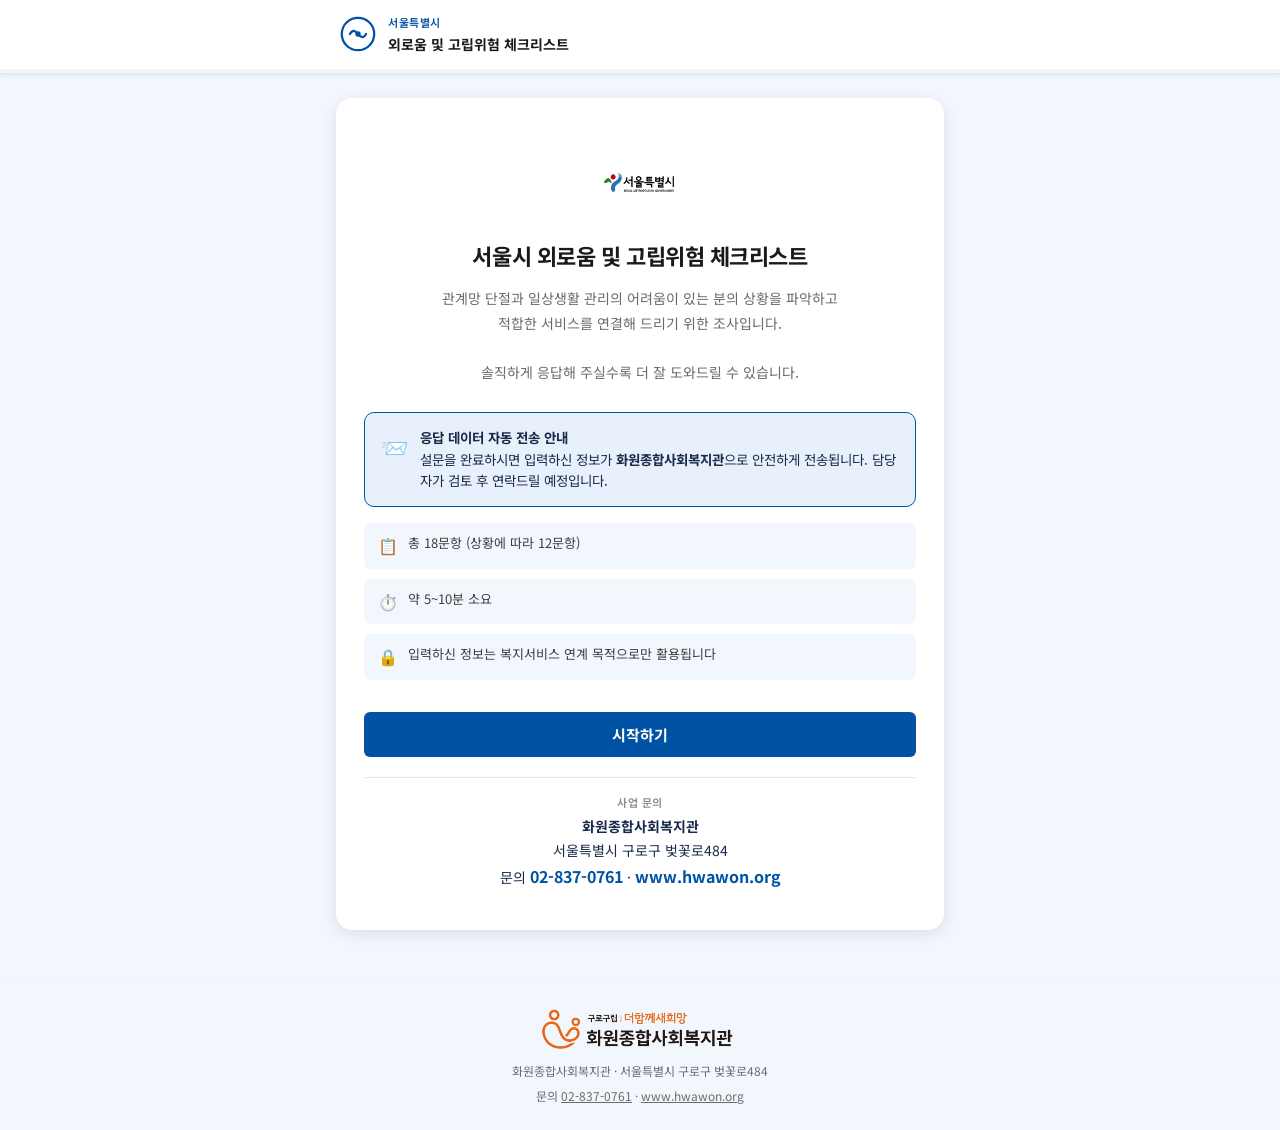
<file: index.html>
<!DOCTYPE html>
<html lang="ko">
<head>
  <meta charset="UTF-8" />
  <meta name="viewport" content="width=device-width, initial-scale=1.0" />
  <title>서울시 외로움 및 고립위험 체크리스트</title>
  <link rel="preconnect" href="https://fonts.googleapis.com" />
  <link href="https://fonts.googleapis.com/css2?family=Noto+Sans+KR:wght@400;500;600;700&display=swap" rel="stylesheet" />
<style>
/* ==========================================
   서울시 외로움·고립위험 체크리스트 스타일
   서울시 공식 블루 기반 디자인
   ========================================== */

*, *::before, *::after { box-sizing: border-box; margin: 0; padding: 0; }

:root {
  --blue-700: #003A8C;
  --blue-600: #0052A4;
  --blue-500: #1A6FBF;
  --blue-100: #E8F0F9;
  --blue-50:  #F2F7FD;
  --red-600:  #C0392B;
  --red-100:  #FDECEA;
  --orange-500: #E67E22;
  --orange-100: #FEF3E2;
  --green-600: #1E7E34;
  --green-100: #E8F5E9;
  --gray-900: #1A1A1A;
  --gray-700: #3D3D3D;
  --gray-500: #6B6B6B;
  --gray-300: #C8C8C8;
  --gray-100: #F4F4F4;
  --white: #FFFFFF;
  --radius-sm: 6px;
  --radius-md: 12px;
  --radius-lg: 16px;
  --shadow-sm: 0 1px 4px rgba(0,0,0,0.08);
  --shadow-md: 0 4px 16px rgba(0,0,0,0.10);
  --shadow-lg: 0 8px 32px rgba(0,0,0,0.12);
  --font: 'Noto Sans KR', sans-serif;
}

html { font-size: 16px; scroll-behavior: smooth; }
body {
  font-family: var(--font);
  background: var(--blue-50);
  color: var(--gray-900);
  min-height: 100vh;
  line-height: 1.6;
}

/* ── 헤더 ── */
.site-header {
  background: var(--white);
  border-bottom: 1px solid #E0E8F3;
  position: sticky;
  top: 0;
  z-index: 100;
  box-shadow: var(--shadow-sm);
}
.header-inner {
  display: flex;
  align-items: center;
  gap: 12px;
  padding: 14px 20px;
  max-width: 640px;
  margin: 0 auto;
}
.logo-icon { width: 36px; height: 36px; flex-shrink: 0; }
.header-text { display: flex; flex-direction: column; gap: 1px; }
.header-org { font-size: 11px; color: var(--blue-600); font-weight: 600; letter-spacing: 0.05em; }
.header-title { font-size: 14px; font-weight: 700; color: var(--gray-900); }

/* 진행바 */
.progress-bar-wrap {
  height: 4px;
  background: var(--gray-100);
}
.progress-bar {
  height: 100%;
  background: var(--blue-600);
  transition: width 0.4s ease;
  width: 0%;
}

/* ── 메인 ── */
.main-content {
  max-width: 640px;
  margin: 0 auto;
  padding: 24px 16px 48px;
}

/* 스텝 전환 */
.step { display: none; }
.step.active { display: block; animation: fadeUp 0.3s ease; }
@keyframes fadeUp {
  from { opacity: 0; transform: translateY(12px); }
  to   { opacity: 1; transform: translateY(0); }
}

/* ── 카드 ── */
.card {
  background: var(--white);
  border-radius: var(--radius-lg);
  box-shadow: var(--shadow-md);
  padding: 28px 24px;
}
@media (max-width: 480px) { .card { padding: 20px 16px; } }

/* ── 인트로 카드 ── */
.intro-card { text-align: center; padding: 40px 28px; }
.intro-badge {
  display: inline-block;
  background: var(--blue-100);
  color: var(--blue-600);
  font-size: 12px;
  font-weight: 600;
  padding: 4px 12px;
  border-radius: 20px;
  margin-bottom: 16px;
  letter-spacing: 0.04em;
}
.intro-title {
  font-size: 24px;
  font-weight: 700;
  color: var(--gray-900);
  line-height: 1.35;
  margin-bottom: 16px;
}
.intro-desc {
  font-size: 14px;
  color: var(--gray-500);
  line-height: 1.75;
  margin-bottom: 28px;
  text-align: left;
}
.intro-info-list {
  display: flex;
  flex-direction: column;
  gap: 10px;
  margin-bottom: 32px;
  text-align: left;
}
.intro-info-item {
  display: flex;
  align-items: flex-start;
  gap: 10px;
  font-size: 13px;
  color: var(--gray-700);
  background: var(--blue-50);
  border-radius: var(--radius-sm);
  padding: 10px 14px;
}
.info-icon { font-size: 16px; flex-shrink: 0; }

/* ── 스텝 헤더 ── */
.step-label {
  font-size: 11px;
  font-weight: 700;
  letter-spacing: 0.08em;
  color: var(--blue-600);
  text-transform: uppercase;
  margin-bottom: 6px;
}
.step-title {
  font-size: 20px;
  font-weight: 700;
  color: var(--gray-900);
  margin-bottom: 8px;
  line-height: 1.3;
}
.step-desc {
  font-size: 13px;
  color: var(--gray-500);
  margin-bottom: 24px;
  line-height: 1.6;
}

/* ── 폼 공통 ── */
.form-grid {
  display: grid;
  grid-template-columns: 1fr 1fr;
  gap: 16px;
  margin-bottom: 24px;
}
@media (max-width: 480px) { .form-grid { grid-template-columns: 1fr; } }
.form-full { grid-column: 1 / -1; }
.form-group { display: flex; flex-direction: column; gap: 6px; }
.form-label {
  font-size: 13px;
  font-weight: 600;
  color: var(--gray-700);
}
.form-hint { font-size: 12px; font-weight: 400; color: var(--gray-500); margin-left: 2px; }
.form-label.required::after {
  content: ' *';
  color: var(--red-600);
}
.form-input, .form-select {
  width: 100%;
  padding: 10px 12px;
  border: 1.5px solid var(--gray-300);
  border-radius: var(--radius-sm);
  font-size: 14px;
  font-family: var(--font);
  color: var(--gray-900);
  background: var(--white);
  transition: border-color 0.2s;
  outline: none;
}
.form-input:focus, .form-select:focus { border-color: var(--blue-600); }
.form-input.error, .form-select.error { border-color: var(--red-600); }

/* ── 라디오 / 체크박스 ── */
.radio-group, .checkbox-group {
  display: flex;
  flex-wrap: wrap;
  gap: 8px;
}
.flex-wrap { flex-wrap: wrap; }
.radio-label, .checkbox-label {
  display: flex;
  align-items: center;
  gap: 6px;
  font-size: 14px;
  cursor: pointer;
  padding: 8px 14px;
  border: 1.5px solid var(--gray-300);
  border-radius: var(--radius-sm);
  transition: all 0.15s;
  background: var(--white);
}
.radio-label:hover, .checkbox-label:hover { border-color: var(--blue-500); background: var(--blue-50); }
.radio-label input, .checkbox-label input { accent-color: var(--blue-600); }

/* ── 섹션 소제목 ── */
.section-sub-title {
  font-size: 13px;
  font-weight: 700;
  color: var(--blue-700);
  border-left: 3px solid var(--blue-600);
  padding-left: 10px;
  margin-bottom: 12px;
  display: flex;
  align-items: center;
  gap: 8px;
  flex-wrap: wrap;
}
.sub-note {
  font-size: 11px;
  font-weight: 400;
  color: var(--gray-500);
}
.mt-md { margin-top: 24px; }

/* ── 문항 ── */
.question-list { display: flex; flex-direction: column; gap: 12px; margin-bottom: 24px; }
.question-item {
  border: 1.5px solid var(--gray-100);
  border-radius: var(--radius-md);
  padding: 16px;
  background: var(--gray-100);
  transition: border-color 0.2s;
}
.question-item.answered { border-color: var(--blue-100); background: var(--blue-50); }
.question-item.urgent { border-color: #FCBFBC; background: var(--red-100); }
.question-item.urgent.answered { border-color: var(--red-600); }
.q-text {
  font-size: 14px;
  color: var(--gray-900);
  font-weight: 500;
  margin-bottom: 12px;
  line-height: 1.55;
}
.q-num {
  display: inline-block;
  background: var(--blue-600);
  color: var(--white);
  font-size: 11px;
  font-weight: 700;
  padding: 2px 7px;
  border-radius: 4px;
  margin-right: 6px;
  vertical-align: middle;
}
.q-tag {
  display: inline-block;
  background: var(--blue-100);
  color: var(--blue-700);
  font-size: 11px;
  font-weight: 600;
  padding: 2px 7px;
  border-radius: 4px;
  margin-right: 4px;
  vertical-align: middle;
}
.q-sub {
  display: block;
  font-size: 12px;
  color: var(--gray-500);
  margin-top: 4px;
}
.urgent-mark {
  display: inline-block;
  background: var(--red-600);
  color: var(--white);
  font-size: 10px;
  font-weight: 700;
  padding: 2px 7px;
  border-radius: 4px;
  margin-left: 8px;
  vertical-align: middle;
}

/* 점수형 선택 */
.scale-group {
  display: flex;
  flex-direction: column;
  gap: 6px;
}
@media (min-width: 480px) { .scale-group { flex-direction: row; flex-wrap: wrap; gap: 8px; } }
.scale-label {
  display: flex;
  align-items: center;
  gap: 8px;
  cursor: pointer;
  padding: 8px 14px;
  border: 1.5px solid var(--gray-300);
  border-radius: var(--radius-sm);
  font-size: 13px;
  background: var(--white);
  transition: all 0.15s;
  flex: 1;
  min-width: 130px;
}
.scale-label:hover { border-color: var(--blue-500); background: var(--white); }
.scale-label input:checked + span { color: var(--blue-700); font-weight: 600; }
.scale-label:has(input:checked) { border-color: var(--blue-600); background: var(--blue-50); }
.scale-label input { accent-color: var(--blue-600); flex-shrink: 0; }

/* 그렇다/아니다 */
.yn-group { display: flex; gap: 8px; }
.yn-label {
  display: flex;
  align-items: center;
  gap: 8px;
  cursor: pointer;
  padding: 10px 20px;
  border: 1.5px solid var(--gray-300);
  border-radius: var(--radius-sm);
  font-size: 14px;
  font-weight: 600;
  background: var(--white);
  transition: all 0.15s;
  flex: 1;
  justify-content: center;
}
.yn-label.yes:has(input:checked) { border-color: var(--blue-600); background: var(--blue-100); color: var(--blue-700); }
.yn-label.no:has(input:checked)  { border-color: var(--orange-500); background: var(--orange-100); color: #7D4E1A; }
.yn-label input { accent-color: var(--blue-600); }

/* ── 안내 박스 ── */
.notice-box {
  background: var(--blue-50);
  border: 1.5px solid var(--blue-100);
  border-left: 4px solid var(--blue-600);
  border-radius: var(--radius-sm);
  padding: 12px 16px;
  font-size: 13px;
  color: var(--blue-700);
  margin-bottom: 16px;
  line-height: 1.6;
}

/* ── 개인정보 동의 ── */
.consent-block {
  border: 1.5px solid var(--gray-100);
  border-radius: var(--radius-md);
  padding: 16px;
  margin-bottom: 12px;
  background: var(--gray-100);
}
.consent-title {
  font-size: 13px;
  font-weight: 700;
  color: var(--blue-700);
  margin-bottom: 8px;
}
.consent-detail {
  font-size: 12px;
  color: var(--gray-700);
  line-height: 1.75;
  margin-bottom: 12px;
}
.consent-note { color: var(--gray-500); }
.consent-check-row {
  display: flex;
  gap: 10px;
  flex-wrap: wrap;
}
.consent-check-label {
  display: flex;
  align-items: center;
  gap: 6px;
  cursor: pointer;
  font-size: 13px;
  font-weight: 600;
  padding: 7px 16px;
  border: 1.5px solid var(--gray-300);
  border-radius: var(--radius-sm);
  background: var(--white);
  transition: all 0.15s;
}
.consent-check-label:has(input:checked) { border-color: var(--blue-600); background: var(--blue-50); color: var(--blue-700); }
.consent-check-label input { accent-color: var(--blue-600); }

.consent-final {
  background: var(--blue-50);
  border: 1.5px solid var(--blue-100);
  border-radius: var(--radius-md);
  padding: 16px;
  margin-top: 16px;
  margin-bottom: 24px;
}
.consent-final-label {
  display: flex;
  align-items: flex-start;
  gap: 10px;
  cursor: pointer;
  font-size: 13px;
  color: var(--gray-700);
  line-height: 1.65;
}
.consent-final-label input { accent-color: var(--blue-600); margin-top: 3px; flex-shrink: 0; }
.consent-final-label small { font-size: 11px; color: var(--gray-500); display: block; margin-top: 4px; }

/* ── 버튼 ── */
.btn-row {
  display: flex;
  gap: 10px;
  justify-content: flex-end;
  margin-top: 8px;
}
.btn-primary, .btn-secondary {
  padding: 12px 28px;
  border-radius: var(--radius-sm);
  font-size: 15px;
  font-weight: 700;
  font-family: var(--font);
  cursor: pointer;
  border: none;
  transition: all 0.18s;
}
.btn-primary {
  background: var(--blue-600);
  color: var(--white);
}
.btn-primary:hover { background: var(--blue-700); transform: translateY(-1px); box-shadow: var(--shadow-sm); }
.btn-primary:active { transform: translateY(0); }
.btn-secondary {
  background: var(--white);
  color: var(--gray-700);
  border: 1.5px solid var(--gray-300);
}
.btn-secondary:hover { border-color: var(--blue-500); color: var(--blue-600); }
.btn-full { width: 100%; }

/* ── 결과 카드 ── */
.result-card { text-align: center; padding: 40px 24px 32px; }
.result-check {
  width: 64px;
  height: 64px;
  background: var(--green-600);
  color: var(--white);
  border-radius: 50%;
  display: flex;
  align-items: center;
  justify-content: center;
  font-size: 28px;
  font-weight: 700;
  margin: 0 auto 16px;
}
.result-title { font-size: 22px; font-weight: 700; color: var(--gray-900); margin-bottom: 8px; }
.result-sub { font-size: 14px; color: var(--gray-500); margin-bottom: 28px; line-height: 1.6; }

.result-type-box {
  border-radius: var(--radius-md);
  padding: 20px;
  margin-bottom: 16px;
  text-align: left;
}
.result-type-title { font-size: 12px; font-weight: 700; letter-spacing: 0.06em; margin-bottom: 6px; }
.result-type-name { font-size: 22px; font-weight: 700; margin-bottom: 8px; }
.result-type-desc { font-size: 13px; line-height: 1.65; }

.result-scores {
  display: flex;
  gap: 10px;
  margin-bottom: 16px;
  flex-wrap: wrap;
}
.score-chip {
  flex: 1;
  min-width: 100px;
  background: var(--gray-100);
  border-radius: var(--radius-sm);
  padding: 12px;
  text-align: center;
}
.score-chip-label { font-size: 11px; color: var(--gray-500); margin-bottom: 4px; }
.score-chip-value { font-size: 20px; font-weight: 700; color: var(--blue-700); }
.score-chip-sub { font-size: 11px; color: var(--gray-500); }

.result-service {
  background: var(--blue-50);
  border: 1.5px solid var(--blue-100);
  border-radius: var(--radius-md);
  padding: 16px;
  text-align: left;
  margin-bottom: 16px;
}
.result-service-title { font-size: 12px; font-weight: 700; color: var(--blue-700); margin-bottom: 8px; letter-spacing: 0.04em; }
.result-service-list { font-size: 13px; color: var(--gray-700); line-height: 1.8; }

.result-crisis-notice {
  background: var(--red-100);
  border: 1.5px solid #F5C6C4;
  border-radius: var(--radius-md);
  padding: 16px;
  font-size: 13px;
  color: #7B1D1A;
  line-height: 1.7;
  text-align: left;
  margin-top: 12px;
}

/* ── 에러 메시지 ── */
.error-msg {
  color: var(--red-600);
  font-size: 12px;
  margin-top: 4px;
}
.toast {
  position: fixed;
  bottom: 24px;
  left: 50%;
  transform: translateX(-50%) translateY(20px);
  background: var(--gray-900);
  color: var(--white);
  font-size: 13px;
  padding: 12px 20px;
  border-radius: var(--radius-sm);
  z-index: 9999;
  opacity: 0;
  transition: all 0.3s;
  white-space: nowrap;
  pointer-events: none;
}
.toast.show { opacity: 1; transform: translateX(-50%) translateY(0); }

/* ── 푸터 ── */
.site-footer {
  display: flex;
  flex-direction: column;
  align-items: center;
  gap: 6px;
  text-align: center;
  padding: 24px 16px;
  font-size: 12px;
  color: var(--gray-500);
  border-top: 1px solid var(--gray-100);
}
.footer-logo {
  height: 52px;
  width: auto;
  object-fit: contain;
}

/* ── 자필 서명 패드 ── */
.signature-block {
  margin-top: 20px;
  margin-bottom: 8px;
}
.signature-label {
  font-size: 13px;
  font-weight: 700;
  color: var(--gray-700);
  margin-bottom: 6px;
}
.required-mark { color: var(--red-600); }
.signature-hint {
  font-size: 12px;
  color: var(--gray-500);
  margin-bottom: 8px;
}
.signature-wrap {
  border: 2px solid var(--gray-300);
  border-radius: var(--radius-md);
  background: var(--white);
  cursor: crosshair;
  overflow: hidden;
  touch-action: none;
}
.signature-wrap.active { border-color: var(--blue-600); }
.signature-wrap.has-sig { border-color: var(--blue-500); background: var(--blue-50); }
#signatureCanvas {
  display: block;
  width: 100%;
  height: 160px;
}
.signature-actions {
  display: flex;
  align-items: center;
  gap: 12px;
  margin-top: 8px;
}
.btn-clear-sig {
  background: none;
  border: 1.5px solid var(--gray-300);
  border-radius: var(--radius-sm);
  font-size: 12px;
  font-weight: 600;
  color: var(--gray-500);
  padding: 6px 14px;
  cursor: pointer;
  font-family: var(--font);
  transition: all 0.15s;
}
.btn-clear-sig:hover { border-color: var(--red-600); color: var(--red-600); }
.sig-status {
  font-size: 12px;
  color: var(--blue-600);
  font-weight: 600;
}

/* ── 시작 페이지 안내 박스 ── */
.intro-notice-box {
  display: flex;
  gap: 12px;
  align-items: flex-start;
  background: #E8F1FB;
  border: 1.5px solid #0052A4;
  border-radius: 10px;
  padding: 14px 16px;
  margin: 16px 0;
  font-size: 13.5px;
  line-height: 1.6;
  color: #1a2a4a;
  text-align: left;
}
.intro-notice-icon { font-size: 22px; flex-shrink: 0; margin-top: 2px; }
.intro-contact {
  margin-top: 20px;
  padding-top: 16px;
  border-top: 1px solid #e0e6f0;
  text-align: center;
}
.intro-contact-label {
  font-size: 11px;
  color: #888;
  font-weight: 600;
  letter-spacing: 0.05em;
  text-transform: uppercase;
  margin-bottom: 4px;
}
.intro-contact-info {
  font-size: 14px;
  line-height: 1.7;
  color: #1a2a4a;
}
.intro-contact-info a {
  color: #0052A4;
  font-weight: 700;
  text-decoration: none;
  font-size: 16px;
}

/* ── 기간 안내 텍스트 강조 ── */
.step-period-notice {
  font-size: 15px;
  font-weight: 700;
  color: #0052A4;
  background: #EEF4FF;
  border-left: 4px solid #0052A4;
  padding: 10px 14px;
  border-radius: 0 8px 8px 0;
  margin: 0 0 16px;
  line-height: 1.5;
}

/* ── 동의서 테이블 ── */
.consent-intro-text {
  font-size: 12.5px;
  line-height: 1.7;
  color: #333;
  background: #f8f9fb;
  border: 1px solid #d0dae8;
  border-radius: 8px;
  padding: 12px 14px;
  margin-bottom: 14px;
}
.consent-table {
  width: 100%;
  border-collapse: collapse;
  font-size: 12.5px;
  margin-bottom: 6px;
}
.consent-table th,
.consent-table td {
  border: 1px solid #c5cfe0;
  padding: 8px 10px;
  vertical-align: top;
  line-height: 1.6;
}
.consent-table th {
  background: #d9e6f7;
  font-weight: 700;
  text-align: center;
}
.ct-label {
  background: #f0f4fa;
  font-weight: 600;
  width: 35%;
  color: #2a3a5c;
}
.consent-note-row {
  font-size: 11.5px;
  color: #666;
  padding: 5px 2px;
  line-height: 1.5;
}
.consent-q-row {
  font-size: 13px;
  padding: 8px 0 4px;
  color: #1a2a4a;
}

/* ── 결과 전송 완료 박스 ── */
.result-sent-box {
  background: #E8F5E9;
  border: 1.5px solid #4CAF50;
  border-radius: 12px;
  padding: 20px 16px;
  text-align: center;
  margin: 16px 0;
}
.result-sent-icon { font-size: 36px; margin-bottom: 10px; }
.result-sent-text {
  font-size: 15px;
  font-weight: 600;
  color: #1B5E20;
  line-height: 1.7;
  margin-bottom: 6px;
}
.result-sent-sub {
  font-size: 13px;
  color: #388E3C;
}
.result-contact-box {
  margin-top: 24px;
  padding: 16px;
  background: #f8f9fb;
  border-radius: 10px;
  text-align: center;
  border: 1px solid #dce3ee;
}
.result-contact-title {
  font-size: 11px;
  color: #888;
  font-weight: 600;
  letter-spacing: 0.05em;
  margin-bottom: 6px;
}
.result-contact-info {
  font-size: 14px;
  line-height: 1.8;
  color: #1a2a4a;
}
.result-tel {
  display: inline-block;
  font-size: 20px;
  font-weight: 700;
  color: #0052A4;
  text-decoration: none;
  margin-top: 4px;
}

/* ── 주소 고정 접두사 행 ── */
.addr-fixed-row {
  display: flex;
  align-items: center;
  gap: 8px;
  background: #f0f4fa;
  border: 1.5px solid #c5cfe0;
  border-radius: 10px;
  padding: 10px 14px;
}
.addr-fixed-prefix {
  font-size: 14px;
  font-weight: 700;
  color: #0052A4;
  white-space: nowrap;
  flex-shrink: 0;
}
.addr-dong-select {
  border: 1.5px solid #c5cfe0 !important;
  border-radius: 8px !important;
  flex: 1;
  min-width: 0;
}
.addr-preview {
  font-size: 12.5px;
  color: #0052A4;
  background: #EEF4FF;
  border-radius: 6px;
  padding: 7px 12px;
  margin-top: 6px;
  word-break: break-all;
}

/* ── 전화번호 입력 왼쪽 정렬 ── */
input[type="tel"].form-input {
  text-align: left;
}

/* ── 동의서 제목 한줄 ── */
.consent-title-oneline {
  font-size: clamp(15px, 4vw, 20px);
  white-space: nowrap;
  letter-spacing: -0.02em;
}

/* ── 결과 따뜻한 마무리 박스 ── */
.result-warm-box {
  background: linear-gradient(135deg, #EEF4FF 0%, #E8F5E9 100%);
  border: 1.5px solid #0052A4;
  border-radius: 14px;
  padding: 22px 18px;
  text-align: center;
  margin: 16px 0;
}
.result-warm-icon { font-size: 32px; margin-bottom: 10px; }
.result-warm-text {
  font-size: 15px;
  color: #1a2a4a;
  line-height: 1.7;
  margin-bottom: 10px;
}
.result-warm-sub {
  font-size: 13px;
  color: #4a6080;
  line-height: 1.7;
}

/* ── 동의서 날짜 표시 ── */
.consent-date-row {
  text-align: right;
  font-size: 14px;
  font-weight: 600;
  color: #1a2a4a;
  padding: 10px 0 6px;
  border-top: 1px solid #e0e6f0;
  margin-top: 12px;
}

/* ── 만 14세 미만 보호자 안내 ── */
.guardian-notice {
  background: #FFF3E0;
  border: 1.5px solid #FF8F00;
  border-radius: 10px;
  padding: 14px 16px;
  font-size: 14px;
  line-height: 1.6;
  color: #E65100;
  margin-top: 16px;
}

/* ── 위기상황(step-4) 문항 compact 스타일 ── */
#step-4 .question-item {
  padding: 10px 14px;
  margin-bottom: 8px;
}
#step-4 .question-text {
  font-size: 13px;
  line-height: 1.45;
  margin-bottom: 8px;
}
#step-4 .yn-options {
  gap: 8px;
}
#step-4 .yn-label {
  padding: 8px 14px;
  font-size: 13px;
}


/* 인쇄 */

  /* ── 인쇄 오버레이 기본 ── */
  #printOverlay {
    position: fixed; top: 0; left: 0; width: 100%; height: 100%;
    background: #eee; overflow-y: auto; z-index: 9999;
  }
  .po-screen-only {
    display: flex; gap: 12px; justify-content: center; align-items: center;
    padding: 16px; background: #f0f4fa; border-bottom: 2px solid #0052A4;
    position: sticky; top: 0; z-index: 10;
  }
  .po-btn-print {
    background: #0052A4; color: #fff; border: none;
    padding: 10px 28px; font-size: 15px; font-weight: 700;
    border-radius: 6px; cursor: pointer; font-family: inherit;
  }
  .po-btn-print:hover { background: #003A8C; }
  .po-btn-back {
    background: #fff; color: #0052A4; border: 2px solid #0052A4;
    padding: 10px 20px; font-size: 14px; font-weight: 600;
    border-radius: 6px; cursor: pointer; font-family: inherit;
  }
  /* ── A4 페이지 ── */
  .po-page {
    width: 210mm; min-height: 297mm;
    margin: 16px auto; padding: 15mm 18mm;
    background: #fff; box-shadow: 0 2px 12px rgba(0,0,0,0.12);
    page-break-after: always;
    font-family: 'Malgun Gothic','맑은 고딕','Noto Sans KR',sans-serif;
    font-size: 10.5pt; color: #000;
  }
  .po-page:last-child { page-break-after: auto; }
  .po-side-label { text-align:right; font-size:8pt; color:#555; margin-bottom:4pt; }
  .po-page-header { text-align:center; margin-bottom:8pt; border-bottom:2px solid #000; padding-bottom:5pt; }
  .po-main-title { font-size:14.5pt; font-weight:700; margin-bottom:2pt; }
  .po-sub-title { font-size:10.5pt; color:#333; }
  /* 표 */
  .po-table { width:100%; border-collapse:collapse; margin-bottom:6pt; font-size:10pt; }
  .po-table th, .po-table td { border:1px solid #000; padding:3pt 4pt; vertical-align:middle; }
  .po-table th { background:#d9e1f2; font-weight:700; text-align:center; }
  .po-num { width:22pt; text-align:center; font-weight:700; background:#EEF2FA; white-space:nowrap; }
  .po-center { text-align:center; }
  .po-lbl { background:#f2f2f2; font-weight:600; white-space:nowrap; text-align:center; width:60pt; }
  .po-val { font-weight:600; }
  .po-td-sub { background:#fafafa; font-weight:600; font-size:8pt; }
  /* 영역 타이틀 */
  .po-sec-title { font-size:11pt; font-weight:700; background:#1F3864; color:#fff; padding:3pt 6pt; margin:6pt 0 0; }
  .po-sec-note { font-size:9pt; color:#555; margin:2pt 0 3pt; }
  .po-eval-row td { background:#FFF2CC; font-size:9.5pt; font-weight:600; }
  /* 동의서 */
  .po-consent-title { background:#1F3864; color:#fff; font-size:11pt; font-weight:700; text-align:center; padding:5pt; margin-bottom:5pt; }
  .po-consent-intro { font-size:7.5pt; line-height:1.6; margin-bottom:6pt; border:1px solid #aaa; padding:4pt 6pt; background:#fafafa; }
  .po-csub-title { font-size:8.5pt; font-weight:700; background:#D9E1F2; padding:2pt 5pt; margin:4pt 0 2pt; }
  .po-consent-agree { display:flex; gap:16pt; padding:3pt 0; font-size:8.5pt; }
  /* 최종 서명 */
  .po-final-sign { border:1px solid #000; padding:6pt 8pt; margin-top:8pt; text-align:center; }
  .po-final-sign-title { font-size:8pt; margin-bottom:6pt; }
  .po-date-row { text-align:right; font-size:9pt; margin:8pt 0 4pt; }
  .po-agency-row { text-align:right; font-size:9pt; font-weight:700; }
  .po-final-fields { display:flex; justify-content:space-around; gap:12pt; }
  .po-final-field { flex:1; text-align:center; }
  .po-final-line { border-bottom:1px solid #000; height:40pt; margin-bottom:2pt; display:flex; align-items:center; justify-content:center; }
  .po-final-field-label { font-size:8pt; color:#555; }
  /* ── 인쇄 전용 CSS ── */
  @media print {
    body > * { display: none !important; }
    #printOverlay { display: block !important; position: static !important; overflow: visible !important; background: #fff !important; }
    .po-screen-only { display: none !important; }
    .po-page { margin: 0 !important; box-shadow: none !important; padding: 12mm 16mm !important; }
    @page { size: A4; margin: 0; }
  }
  
/* ── 첫 페이지 서울시 로고 ── */
.intro-seoul-logo {
  margin-bottom: 6px;
}
.intro-seoul-logo img {
  height: 90px;
  width: auto;
  object-fit: contain;
}
/* ── intro-desc 가운데 정렬 ── */
.intro-desc-center {
  text-align: center !important;
}
/* ── 첫 페이지 타이틀 한줄 ── */
.intro-title-oneline {
  font-size: clamp(16px, 4.5vw, 22px);
  white-space: nowrap;
  letter-spacing: -0.02em;
}
/* ── 동의서 제목 한줄 ── */
.consent-title-oneline {
  font-size: clamp(15px, 4vw, 20px);
  white-space: nowrap;
  letter-spacing: -0.02em;
}

/* ── 욕구내용 선택 그리드 ── */
.needs-grid {
  display: grid;
  grid-template-columns: 1fr 1fr;
  gap: 12px;
  margin-top: 8px;
}
.needs-item {
  cursor: pointer;
  display: block;
}
.needs-item input[type="checkbox"] {
  display: none;
}
.needs-content {
  border: 2px solid var(--gray-200);
  border-radius: 12px;
  padding: 16px 12px;
  text-align: center;
  transition: all 0.2s;
  background: #fff;
}
.needs-item input:checked + .needs-content {
  border-color: var(--primary);
  background: #EEF4FF;
  box-shadow: 0 0 0 3px rgba(0,82,164,0.12);
}
.needs-icon { font-size: 28px; margin-bottom: 6px; }
.needs-label { font-size: 14px; font-weight: 700; color: var(--gray-900); margin-bottom: 4px; }
.needs-desc { font-size: 11px; color: var(--gray-500); line-height: 1.4; }
@media (max-width: 360px) { .needs-grid { grid-template-columns: 1fr; } }
</style>
</head>
<body>
  <div id="app">
    <!-- 상단 헤더 -->
    <header class="site-header">
      <div class="header-inner">
        <svg class="logo-icon" width="36" height="36" viewBox="0 0 40 40" fill="none" aria-label="서울시 로고">
          <circle cx="20" cy="20" r="18" stroke="#0052A4" stroke-width="2.5"/>
          <path d="M11 20 Q15 13 20 20 Q25 27 29 20" stroke="#0052A4" stroke-width="2.5" stroke-linecap="round" fill="none"/>
          <circle cx="20" cy="20" r="3" fill="#0052A4"/>
        </svg>
        <div class="header-text">
          <span class="header-org">서울특별시</span>
          <span class="header-title">외로움 및 고립위험 체크리스트</span>
        </div>
      </div>
      <!-- 진행바 -->
      <div class="progress-bar-wrap">
        <div class="progress-bar" id="progressBar"></div>
      </div>
    </header>

    <main class="main-content">
      <!-- ───────────── STEP 0: 시작 화면 ───────────── -->
      <section class="step active" id="step-0">
        <div class="card intro-card">
          <!-- 서울시 로고 -->
          <div class="intro-seoul-logo">
            <img src="logo-seoul.jpg" alt="서울특별시" />
          </div>
          <h1 class="intro-title intro-title-oneline">서울시 외로움 및 고립위험 체크리스트</h1>
          <p class="intro-desc intro-desc-center">
            관계망 단절과 일상생활 관리의 어려움이 있는 분의 상황을 파악하고<br>
            적합한 서비스를 연결해 드리기 위한 조사입니다.<br><br>
            솔직하게 응답해 주실수록 더 잘 도와드릴 수 있습니다.
          </p>
          <div class="intro-notice-box">
            <div class="intro-notice-icon">📨</div>
            <div>
              <strong>응답 데이터 자동 전송 안내</strong><br>
              설문을 완료하시면 입력하신 정보가 <strong>화원종합사회복지관</strong>으로 안전하게 전송됩니다. 담당자가 검토 후 연락드릴 예정입니다.
            </div>
          </div>
          <div class="intro-info-list">
            <div class="intro-info-item">
              <span class="info-icon">📋</span>
              <span>총 18문항 (상황에 따라 12문항)</span>
            </div>
            <div class="intro-info-item">
              <span class="info-icon">⏱️</span>
              <span>약 5~10분 소요</span>
            </div>
            <div class="intro-info-item">
              <span class="info-icon">🔒</span>
              <span>입력하신 정보는 복지서비스 연계 목적으로만 활용됩니다</span>
            </div>
          </div>
          <button class="btn-primary btn-full" onclick="goStep(1)">시작하기</button>
          <div class="intro-contact">
            <div class="intro-contact-label">사업 문의</div>
            <div class="intro-contact-info">
              <strong>화원종합사회복지관</strong><br>
              서울특별시 구로구 벚꽃로484<br>
              문의 <a href="tel:02-837-0761">02-837-0761</a> · <a href="https://www.hwawon.org/" target="_blank">www.hwawon.org</a>
            </div>
          </div>
        </div>
      </section>

      <!-- ───────────── STEP 1: 기본 현황 ───────────── -->
      <section class="step" id="step-1">
        <div class="card">
          <div class="step-label">기본 현황</div>
          <h2 class="step-title">조사대상자 기본 현황</h2>
          <p class="step-desc">아래 항목을 빠짐없이 작성해 주세요.</p>

          <div class="form-grid">
            <div class="form-group">
              <label class="form-label required">성명</label>
              <input type="text" id="name" class="form-input" placeholder="이름을 입력해 주세요" />
            </div>
            <div class="form-group">
              <label class="form-label required">생년월일</label>
              <input type="text" id="birth" class="form-input" placeholder="예: 1975.03.15" maxlength="10" oninput="formatBirth(this); calcAge();" autocomplete="off" />
              <div id="ageDisplay" style="display:none;margin-top:5px;font-size:13px;font-weight:700;color:#0052A4;padding:5px 10px;background:#EEF4FF;border-radius:6px;display:inline-block;"></div>
            </div>
            <div class="form-group">
              <label class="form-label required">성별</label>
              <div class="radio-group">
                <label class="radio-label"><input type="radio" name="gender" value="남" /> 남</label>
                <label class="radio-label"><input type="radio" name="gender" value="여" /> 여</label>
              </div>
            </div>
            <div class="form-group form-full">
              <label class="form-label required">주소</label>
              <div class="addr-fixed-row">
                <span class="addr-fixed-prefix">서울특별시 구로구</span>
                <select id="addrDong" class="form-select addr-dong-select" onchange="updateAddressField()">
                  <option value="">동 선택</option>
                  <option>가리봉동</option>
                  <option>개봉1동</option><option>개봉2동</option><option>개봉3동</option>
                  <option>고척1동</option><option>고척2동</option>
                  <option>구로1동</option><option>구로2동</option><option>구로3동</option><option>구로4동</option><option>구로5동</option>
                  <option>궁동</option><option>남구로동</option><option>신도림동</option>
                  <option>오류1동</option><option>오류2동</option><option>온수동</option><option>천왕동</option><option>항동</option>
                </select>
              </div>
              <input type="text" id="addressStreet" class="form-input mt-xs"
                placeholder="도로명+건물번호 또는 지번 (예: 구로동로 120)"
                autocomplete="off" oninput="updateAddressField()" />
              <input type="text" id="addressDetail" class="form-input mt-xs"
                placeholder="상세 주소 (예: 101동 502호)" oninput="updateAddressField()" />
              <input type="hidden" id="address" />
            </div>
            <div class="form-group">
              <label class="form-label required">휴대전화</label>
              <input type="tel" id="phone" class="form-input" placeholder="010-0000-0000" maxlength="13" oninput="formatPhone(this)" autocomplete="off" />
            </div>
            <div class="form-group">
              <label class="form-label required">가구원수</label>
              <select id="household" class="form-select">
                <option value="">선택해 주세요</option>
                <option>1명</option><option>2명</option><option>3명</option>
                <option>4명</option><option>5명</option><option>6명 이상</option>
              </select>
            </div>
            <div class="form-group form-full">
              <label class="form-label required">보호구분 (해당 항목 모두 선택)</label>
              <div class="checkbox-group">
                <label class="checkbox-label"><input type="checkbox" name="protection" value="기초생활보장 맞춤형 급여 수급" /> 기초생활보장 맞춤형 급여 수급</label>
                <label class="checkbox-label"><input type="checkbox" name="protection" value="차상위계층" /> 차상위계층</label>
                <label class="checkbox-label"><input type="checkbox" name="protection" value="자활사업참여" /> 자활사업참여</label>
                <label class="checkbox-label"><input type="checkbox" name="protection" value="기타" /> 기타</label>
                <label class="checkbox-label"><input type="checkbox" name="protection" value="해당없음" /> 해당없음</label>
              </div>
            </div>
            <div class="form-group form-full">
              <label class="form-label required">가족유무</label>
              <div class="radio-group">
                <label class="radio-label"><input type="radio" name="family" value="있음" onclick="toggleFamilyExchange(true)" /> 있음</label>
                <label class="radio-label"><input type="radio" name="family" value="없음" onclick="toggleFamilyExchange(false)" /> 없음</label>
              </div>
            </div>
            <div class="form-group form-full" id="familyExchangeGroup" style="display:none">
              <label class="form-label">가족 교류 여부</label>
              <div class="radio-group flex-wrap">
                <label class="radio-label"><input type="radio" name="familyExchange" value="주 1회 이상" /> 주 1회 이상</label>
                <label class="radio-label"><input type="radio" name="familyExchange" value="월 1회 이상" /> 월 1회 이상</label>
                <label class="radio-label"><input type="radio" name="familyExchange" value="월 1회 미만이나 교류 있음" /> 월 1회 미만이나 교류 있음</label>
                <label class="radio-label"><input type="radio" name="familyExchange" value="교류 없음" /> 교류 없음</label>
              </div>
            </div>
            <div class="form-group">
              <label class="form-label required">경제활동</label>
              <select id="employment" class="form-select">
                <option value="">선택해 주세요</option>
                <option>상시근로</option><option>임시·일용근로</option>
                <option>자영업</option><option>직업 없음</option>
              </select>
            </div>
            <div class="form-group">
              <label class="form-label required">건강상태</label>
              <select id="health" class="form-select">
                <option value="">선택해 주세요</option>
                <option>양호</option><option>장애</option><option>질병</option><option>기타</option>
              </select>
            </div>
            <div class="form-group form-full">
              <label class="form-label required">주거유형</label>
              <select id="housingType" class="form-select">
                <option value="">선택해 주세요</option>
                <option>아파트(일반)</option><option>아파트(임대)</option>
                <option>단독주택(지상)</option><option>단독주택(지하)</option><option>단독주택(옥탑)</option>
                <option>다세대·연립·빌라(지상)</option><option>다세대·연립·빌라(지하)</option><option>다세대·연립·빌라(옥탑)</option>
                <option>고시원</option><option>쪽방</option><option>숙박시설</option><option>비주거시설</option>
              </select>
            </div>
            <div class="form-group">
              <label class="form-label required">보유형태</label>
              <select id="housingOwn" class="form-select">
                <option value="">선택해 주세요</option>
                <option>자가</option><option>전세</option><option>월세</option><option>무료임차</option><option>기타</option>
              </select>
            </div>
            <div class="form-group">
              <label class="form-label required">주거환경</label>
              <select id="housingCond" class="form-select">
                <option value="">선택해 주세요</option>
                <option>양호</option><option>불량(위생불량)</option><option>불량(안전문제)</option><option>불량(기타)</option>
              </select>
            </div>
            <div class="form-group form-full">
              <label class="form-label required">이용자 구분 <span class="form-hint">(복지관 이용 이력 확인)</span></label>
              <div class="radio-group">
                <label class="radio-item"><input type="radio" name="userType" value="기존 이용자"> 기존 이용자</label>
                <label class="radio-item"><input type="radio" name="userType" value="신규 이용자"> 신규 이용자</label>
              </div>
            </div>
          </div>

          <div class="btn-row">
            <button class="btn-primary btn-full" onclick="validateStep1()">다음</button>
          </div>
        </div>
      </section>

      <!-- ───────────── STEP 2: 관계 단절 상황 ───────────── -->
      <section class="step" id="step-2">
        <div class="card">
          <div class="step-label">영역 1</div>
          <h2 class="step-title">관계 단절 상황</h2>
          <p class="step-period-notice">📅 지난 4주간(한달)의 상황에 대한 질문입니다.</p>

          <div class="section-sub-title">외로움 관련</div>
          <div class="question-list">
            <div class="question-item" id="q1-1">
              <p class="q-text"><span class="q-num">1-1</span> 나는 같이 있어 줄 사람이 부족하다고 자주 느낀다.</p>
              <div class="scale-group">
                <label class="scale-label"><input type="radio" name="q1_1" value="1" /><span>(1점) 거의 없다</span></label>
                <label class="scale-label"><input type="radio" name="q1_1" value="2" /><span>(2점) 조금 그렇다</span></label>
                <label class="scale-label"><input type="radio" name="q1_1" value="3" /><span>(3점) 자주 그렇다</span></label>
              </div>
            </div>
            <div class="question-item" id="q1-2">
              <p class="q-text"><span class="q-num">1-2</span> 나는 혼자 남겨진 것 같다고 자주 느낀다.</p>
              <div class="scale-group">
                <label class="scale-label"><input type="radio" name="q1_2" value="1" /><span>(1점) 거의 없다</span></label>
                <label class="scale-label"><input type="radio" name="q1_2" value="2" /><span>(2점) 조금 그렇다</span></label>
                <label class="scale-label"><input type="radio" name="q1_2" value="3" /><span>(3점) 자주 그렇다</span></label>
              </div>
            </div>
            <div class="question-item" id="q1-3">
              <p class="q-text"><span class="q-num">1-3</span> 나는 사람들 사이에서 고립되어 있다고 자주 느낀다.</p>
              <div class="scale-group">
                <label class="scale-label"><input type="radio" name="q1_3" value="1" /><span>(1점) 거의 없다</span></label>
                <label class="scale-label"><input type="radio" name="q1_3" value="2" /><span>(2점) 조금 그렇다</span></label>
                <label class="scale-label"><input type="radio" name="q1_3" value="3" /><span>(3점) 자주 그렇다</span></label>
              </div>
            </div>
          </div>

          <div class="section-sub-title mt-md">사회적 고립 관련
            <span class="sub-note">도움 줄 사람은 가족·친구·이웃·동료 및 공공기관 담당자도 포함</span>
          </div>
          <div class="question-list">
            <div class="question-item" id="q1-4">
              <p class="q-text"><span class="q-num">1-4</span> 나는 몸이 아파서 도움이 필요할 때 도움 줄 사람이 있다.</p>
              <div class="scale-group">
                <label class="scale-label"><input type="radio" name="q1_4" value="0" /><span>(0점) 있다</span></label>
                <label class="scale-label"><input type="radio" name="q1_4" value="1" /><span>(1점) 없다</span></label>
              </div>
            </div>
            <div class="question-item" id="q1-5">
              <p class="q-text"><span class="q-num">1-5</span> 나는 낙심하거나 우울해서 이야기상대가 필요할 때 들어줄 사람이 있다.</p>
              <div class="scale-group">
                <label class="scale-label"><input type="radio" name="q1_5" value="0" /><span>(0점) 있다</span></label>
                <label class="scale-label"><input type="radio" name="q1_5" value="1" /><span>(1점) 없다</span></label>
              </div>
            </div>
          </div>

          <div class="btn-row">
            <button class="btn-secondary" onclick="goStep(1)">이전</button>
            <button class="btn-primary" onclick="validateStep2()">다음</button>
          </div>
        </div>
      </section>

      <!-- ───────────── STEP 3: 일상생활 관리 ───────────── -->
      <section class="step" id="step-3">
        <div class="card">
          <div class="step-label">영역 2</div>
          <h2 class="step-title">일상생활 관리 상황</h2>
          <p class="step-period-notice">📅 지난 4주간(한달)의 상황에 대한 질문입니다. 각 항목에 대해 답해 주세요.</p>

          <div class="question-list">
            <div class="question-item" id="q2-1">
              <p class="q-text"><span class="q-num">2-1</span> <span class="q-tag">위생관리</span> 개인위생과 집안 청소 등 관리가 되고 있다.</p>
              <div class="yn-group">
                <label class="yn-label yes"><input type="radio" name="q2_1" value="yes" /><span>그렇다</span></label>
                <label class="yn-label no"><input type="radio" name="q2_1" value="no" /><span>아니다</span></label>
              </div>
            </div>
            <div class="question-item" id="q2-2">
              <p class="q-text"><span class="q-num">2-2</span> <span class="q-tag">식사관리</span> 끼니를 거르거나 폭식하지 않고 꾸준히 식사관리를 한다.</p>
              <div class="yn-group">
                <label class="yn-label yes"><input type="radio" name="q2_2" value="yes" /><span>그렇다</span></label>
                <label class="yn-label no"><input type="radio" name="q2_2" value="no" /><span>아니다</span></label>
              </div>
            </div>
            <div class="question-item" id="q2-3">
              <p class="q-text"><span class="q-num">2-3</span> <span class="q-tag">재정관리</span> 생활비, 용돈과 공과금 납부를 잘 관리한다.</p>
              <div class="yn-group">
                <label class="yn-label yes"><input type="radio" name="q2_3" value="yes" /><span>그렇다</span></label>
                <label class="yn-label no"><input type="radio" name="q2_3" value="no" /><span>아니다</span></label>
              </div>
            </div>
            <div class="question-item" id="q2-4">
              <p class="q-text"><span class="q-num">2-4</span> <span class="q-tag">건강관리</span> 건강에 문제가 있을 때 병원도 가고 약도 잘 챙겨 먹는다.</p>
              <div class="yn-group">
                <label class="yn-label yes"><input type="radio" name="q2_4" value="yes" /><span>그렇다</span></label>
                <label class="yn-label no"><input type="radio" name="q2_4" value="no" /><span>아니다</span></label>
              </div>
            </div>
            <div class="question-item" id="q2-5">
              <p class="q-text"><span class="q-num">2-5</span> <span class="q-tag">외출/은둔</span> 혼자 필요한 활동을 하거나 누군가를 만나기 위해 외출한다.</p>
              <div class="yn-group">
                <label class="yn-label yes"><input type="radio" name="q2_5" value="yes" /><span>그렇다</span></label>
                <label class="yn-label no"><input type="radio" name="q2_5" value="no" /><span>아니다</span></label>
              </div>
            </div>
            <div class="question-item" id="q2-6">
              <p class="q-text"><span class="q-num">2-6</span> <span class="q-tag">대인관계</span> 다른 사람과 직접 만나서 대화하거나 교류한다.</p>
              <div class="yn-group">
                <label class="yn-label yes"><input type="radio" name="q2_6" value="yes" /><span>그렇다</span></label>
                <label class="yn-label no"><input type="radio" name="q2_6" value="no" /><span>아니다</span></label>
              </div>
            </div>
            <div class="question-item" id="q2-7">
              <p class="q-text"><span class="q-num">2-7</span> <span class="q-tag">생활패턴</span> 일상생활이나 수면 패턴이 규칙적이다.</p>
              <div class="yn-group">
                <label class="yn-label yes"><input type="radio" name="q2_7" value="yes" /><span>그렇다</span></label>
                <label class="yn-label no"><input type="radio" name="q2_7" value="no" /><span>아니다</span></label>
              </div>
            </div>
          </div>

          <div class="btn-row">
            <button class="btn-secondary" onclick="goStep(2)">이전</button>
            <button class="btn-primary" onclick="validateStep3()">다음</button>
          </div>
        </div>
      </section>

      <!-- ───────────── STEP 4: 위기 상황 (조건부) ───────────── -->
      <section class="step" id="step-4">
        <div class="card">
          <div class="step-label">영역 3</div>
          <h2 class="step-title">위기 상황</h2>
          <div class="notice-box">
            관계 단절과 일상생활 관리 두 영역 모두 도움이 필요한 것으로 확인되어 추가 질문을 드립니다.
          </div>
          <p class="step-desc">해당하는 항목에 솔직하게 답해 주세요.</p>

          <div class="question-list">
            <div class="question-item" id="q3-1">
              <p class="q-text"><span class="q-num">3-1</span> 장애나 만성적 질병이 있고 관리하고 있지 않다.<br><span class="q-sub">(암, 알콜중독, 폐렴, 당뇨, 간질환, 신장질환, 정신질환 등)</span></p>
              <div class="yn-group">
                <label class="yn-label yes"><input type="radio" name="q3_1" value="yes" /><span>그렇다</span></label>
                <label class="yn-label no"><input type="radio" name="q3_1" value="no" /><span>아니다</span></label>
              </div>
            </div>
            <div class="question-item" id="q3-2">
              <p class="q-text"><span class="q-num">3-2</span> 돌봄 서비스 및 치료(입원)를 해야 하지만 이용하지 않거나 중단했다.</p>
              <div class="yn-group">
                <label class="yn-label yes"><input type="radio" name="q3_2" value="yes" /><span>그렇다</span></label>
                <label class="yn-label no"><input type="radio" name="q3_2" value="no" /><span>아니다</span></label>
              </div>
            </div>
            <div class="question-item" id="q3-3">
              <p class="q-text"><span class="q-num">3-3</span> 나는 지난 1년간 심각하게 자살을 생각해 본 적이 있다.</p>
              <div class="yn-group">
                <label class="yn-label yes"><input type="radio" name="q3_3" value="yes" /><span>그렇다</span></label>
                <label class="yn-label no"><input type="radio" name="q3_3" value="no" /><span>아니다</span></label>
              </div>
            </div>
            <div class="question-item" id="q3-4">
              <p class="q-text"><span class="q-num">3-4</span> 이혼, 사별 등 가까운 사람과의 이별로 고통 받았고 지금도 이어진다.</p>
              <div class="yn-group">
                <label class="yn-label yes"><input type="radio" name="q3_4" value="yes" /><span>그렇다</span></label>
                <label class="yn-label no"><input type="radio" name="q3_4" value="no" /><span>아니다</span></label>
              </div>
            </div>
            <div class="question-item" id="q3-5">
              <p class="q-text"><span class="q-num">3-5</span> 실직, 실패, 사기피해, 파산, 채무불이행 등으로 고통 받았고 지금도 이어진다.</p>
              <div class="yn-group">
                <label class="yn-label yes"><input type="radio" name="q3_5" value="yes" /><span>그렇다</span></label>
                <label class="yn-label no"><input type="radio" name="q3_5" value="no" /><span>아니다</span></label>
              </div>
            </div>
            <div class="question-item" id="q3-6">
              <p class="q-text"><span class="q-num">3-6</span> 치매, 중증질환 등으로 돌봄이 필요한 가족과 동거하고 전적으로 돌보고 있어서 힘들다.</p>
              <div class="yn-group">
                <label class="yn-label yes"><input type="radio" name="q3_6" value="yes" /><span>그렇다</span></label>
                <label class="yn-label no"><input type="radio" name="q3_6" value="no" /><span>아니다</span></label>
              </div>
            </div>
          </div>

          <div class="btn-row">
            <button class="btn-secondary" onclick="goStep(3)">이전</button>
            <button class="btn-primary" onclick="validateStep4()">다음</button>
          </div>
        </div>
      </section>

      <!-- ───────────── STEP 5: 개인정보 동의 ───────────── -->
      <section class="step" id="step-5">
        <div class="card">
          <div class="step-label">개인정보 동의</div>
          <h2 class="step-title">개인정보 수집·활용 및<br>제3자 제공동의</h2>
          <p class="step-desc">
            "사회적 고립 1인가구 실태조사"는 개인정보보호법 제15조에 의거하여
            개인정보의 수집 및 이용에 관한 정보주체의 동의 절차를 준수합니다.
          </p>

          <div class="consent-block">
            <div class="consent-title">① 기본 개인정보 수집·이용</div>
            <div class="consent-detail">
              <strong>수집 항목:</strong> 성명, 주민등록번호, 연락처, 주소<br>
              <strong>이용 목적:</strong> 구 보건·복지·고용·마을 업무관련기관 및 서비스 협력기관 정보공유<br>
              <strong>보유기간:</strong> 해당 지원·서비스 제공 기간으로부터 5년 보관 후 파기<br>
              <span class="consent-note">※ 동의를 거부할 권리가 있으며, 거부 시 복지상담 연계 서비스 이용에 제한될 수 있습니다.</span>
            </div>
            <div class="consent-check-row">
              <label class="consent-check-label"><input type="radio" name="consent1" value="동의함" /> 동의함</label>
              <label class="consent-check-label"><input type="radio" name="consent1" value="동의하지 않음" /> 동의하지 않음</label>
            </div>
          </div>

          <div class="consent-block">
            <div class="consent-title">선택정보 및 민감정보 수집·이용</div>
            <div class="consent-detail">
              <strong>수집 항목:</strong> 보호구분, 주거실태, 가족사항, 건강상황, 장애등급, 사회적상황 등<br>
              <strong>보유기간:</strong> 해당 지원·서비스 제공 기간으로부터 5년 보관 후 파기
            </div>
            <div class="consent-check-row">
              <label class="consent-check-label"><input type="radio" name="consent2" value="동의함" /> 동의함</label>
              <label class="consent-check-label"><input type="radio" name="consent2" value="동의하지 않음" /> 동의하지 않음</label>
            </div>
          </div>

          <div class="consent-block">
            <div class="consent-title">② 개인정보 제3자 제공</div>
            <div class="consent-detail">
              <strong>제공받는 곳:</strong> 정부 공공기관, 사회복지 민간기관, 결연후원단체<br>
              <strong>이용 목적:</strong> 대상자 욕구에 따른 서비스 및 프로그램 정보제공<br>
              <strong>보유기간:</strong> 해당 지원·서비스 제공 기간으로부터 5년 보관 후 파기
            </div>
            <div class="consent-check-row">
              <label class="consent-check-label"><input type="radio" name="consent3" value="동의함" /> 동의함</label>
              <label class="consent-check-label"><input type="radio" name="consent3" value="동의하지 않음" /> 동의하지 않음</label>
            </div>
          </div>

          <div class="consent-block">
            <div class="consent-title">서울시복지재단 개인정보 제공</div>
            <div class="consent-detail">
              <strong>이용 목적:</strong> 고립가구 위기대응총괄시스템 운영, 서비스 정보제공<br>
              <strong>보유기간:</strong> 해당 지원·서비스 제공 기간으로부터 5년 보관 후 파기
            </div>
            <div class="consent-check-row">
              <label class="consent-check-label"><input type="radio" name="consent4" value="동의함" /> 동의함</label>
              <label class="consent-check-label"><input type="radio" name="consent4" value="동의하지 않음" /> 동의하지 않음</label>
            </div>
          </div>

          <div class="consent-final">
            <label class="consent-final-label">
              <input type="checkbox" id="consentFinal" />
              <span>본인은 개인정보 수집·활용 및 제3자 제공 동의에 대하여 안내받았음을 확인합니다.<br>
              <small>※ 만 14세 미만 아동의 경우 법정대리인의 동의가 필요합니다. (개인정보보호법 제15조~제19조)</small></span>
            </label>
          </div>

          <!-- 제출 날짜 표시 -->
          <div class="consent-date-row">
            <span id="consentDateDisplay"></span>
          </div>

          <!-- 동의자 서명 -->
          <div class="signature-block">
            <div class="signature-label">동의자 서명 <span class="required-mark">*</span></div>
            <div class="signature-hint">아래 박스 안에 손가락 또는 마우스로 서명해 주세요.</div>
            <div class="signature-wrap">
              <canvas id="signatureCanvas"></canvas>
            </div>
            <div class="signature-actions">
              <button type="button" class="btn-clear-sig" onclick="clearSignature()">서명 지우기</button>
              <span class="sig-status" id="sigStatus"></span>
            </div>
          </div>

          <!-- 만 14세 미만 보호자 서명 (자동 표시) -->
          <div id="guardianSignBlock" style="display:none;">
            <div class="guardian-notice">
              <strong>⚠️ 만 14세 미만 아동</strong>으로 확인되었습니다.<br>
              법정대리인(보호자)의 서명이 필요합니다.
            </div>
            <div class="signature-block" style="margin-top:12px;">
              <div class="signature-label">법정대리인(보호자) 서명 <span class="required-mark">*</span></div>
              <div class="signature-hint">보호자가 아래 박스에 서명해 주세요.</div>
              <div class="signature-wrap">
                <canvas id="guardianSignatureCanvas"></canvas>
              </div>
              <div class="signature-actions">
                <button type="button" class="btn-clear-sig" onclick="clearGuardianSignature()">서명 지우기</button>
                <span class="sig-status" id="guardianSigStatus"></span>
              </div>
            </div>
            <div class="form-group" style="margin-top:10px;">
              <label class="form-label required">법정대리인 성명</label>
              <input type="text" id="guardianName" class="form-input" placeholder="보호자 성명을 입력해 주세요" />
            </div>
            <div class="form-group" style="margin-top:8px;">
              <label class="form-label required">관계</label>
              <select id="guardianRelation" class="form-select">
                <option value="">선택</option>
                <option>부</option><option>모</option><option>조부</option><option>조모</option>
                <option>법정후견인</option><option>기타</option>
              </select>
            </div>
          </div>

          <div class="btn-row">
            <button class="btn-secondary" id="consentBackBtn" onclick="goConsentBack()">이전</button>
            <button class="btn-primary" onclick="validateStep5()">다음</button>
          </div>
        </div>
      </section>

      <!-- ───────────── STEP 6: 욕구내용 ───────────── -->
      <section class="step" id="step-6">
        <div class="card">
          <div class="section-header">
            <span class="section-badge">마지막 단계</span>
            <h2 class="section-title">필요한 서비스 선택</h2>
            <p class="section-desc">필요하신 서비스를 모두 선택해 주세요. <span class="emphasis-text">(중복 선택 가능)</span></p>
          </div>
          <div class="q-block">
            <div class="needs-grid">
              <label class="needs-item">
                <input type="checkbox" name="needs" value="심리·정서 지원">
                <div class="needs-content">
                  <div class="needs-icon">💙</div>
                  <div class="needs-label">심리·정서 지원</div>
                  <div class="needs-desc">상담, 정서적 지지, 마음건강 케어</div>
                </div>
              </label>
              <label class="needs-item">
                <input type="checkbox" name="needs" value="생활·경제 자원 연결">
                <div class="needs-content">
                  <div class="needs-icon">🤝</div>
                  <div class="needs-label">생활·경제 자원 연결</div>
                  <div class="needs-desc">생활지원, 경제적 어려움 해소</div>
                </div>
              </label>
              <label class="needs-item">
                <input type="checkbox" name="needs" value="취미·연결 관계맺기">
                <div class="needs-content">
                  <div class="needs-icon">🌱</div>
                  <div class="needs-label">취미·연결 관계맺기</div>
                  <div class="needs-desc">여가활동, 사회적 관계 형성</div>
                </div>
              </label>
              <label class="needs-item">
                <input type="checkbox" name="needs" value="맞춤형 정보 제공">
                <div class="needs-content">
                  <div class="needs-icon">📋</div>
                  <div class="needs-label">맞춤형 정보 제공</div>
                  <div class="needs-desc">복지 서비스·제도 안내</div>
                </div>
              </label>
            </div>
          </div>
          <div class="btn-row">
            <button class="btn-secondary" onclick="goStep(5)">이전</button>
            <button class="btn-primary" onclick="submitNeeds()">제출하기</button>
          </div>
        </div>
      </section>

      <!-- ───────────── STEP 7: 결과 화면 ───────────── -->
      <section class="step" id="step-7">
        <div class="card result-card">
          <div class="result-check">✓</div>
          <h2 class="result-title">응답이 완료되었습니다</h2>
          <p class="result-sub">조사에 참여해 주셔서 감사합니다.</p>

          <div class="result-sent-box">
            <div class="result-sent-icon">📨</div>
            <div class="result-sent-text">
              입력하신 정보가 <strong>화원종합사회복지관</strong>으로<br>안전하게 전송되었습니다.
            </div>
            <div class="result-sent-sub">담당자가 검토 후 연락드릴 예정입니다.</div>
          </div>

          <div class="result-warm-box">
            <div class="result-warm-icon">🤝</div>
            <div class="result-warm-text">
              응답해 주신 내용을 바탕으로<br>
              <strong>맞춤형 복지서비스를 연결해 드리겠습니다.</strong>
            </div>
            <div class="result-warm-sub">
              담당자가 직접 연락드려 필요한 서비스와<br>
              지원 방법을 함께 안내해 드릴게요.
            </div>
          </div>

          <div id="resultTypeBox" style="display:none"></div>
          <div id="resultScores" style="display:none"></div>
          <div id="resultService" style="display:none"></div>
          <div id="resultCrisisNotice" style="display:none"></div>

          <div class="result-contact-box">
            <div class="result-contact-title">사업 문의</div>
            <div class="result-contact-info">
              <strong>화원종합사회복지관</strong><br>
              서울특별시 구로구 벚꽃로484<br>
              <a href="tel:02-837-0761" class="result-tel">02-837-0761</a><br>
              <a href="https://www.hwawon.org/" target="_blank" style="font-size:13px;color:#0052A4;">www.hwawon.org</a>
            </div>
          </div>

          <div style="margin-top:12px; text-align:center;">
            <button onclick="checkAdminPw()" style="background:none;border:none;color:#ccc;font-size:11px;cursor:pointer;font-family:inherit;">관리자</button>
          </div>
          <div id="adminPrintArea" style="display:none;margin-top:8px;">
            <button class="btn-primary btn-full" onclick="openPrintPage()" style="background:#0052A4;">🖨️ 결과지 출력 (관리자)</button>
          </div>
        </div>
      </section>
    </main>

    <footer class="site-footer">
      <img src="logo-hwawon.png" alt="화원종합사회복지관" class="footer-logo" />
      <p>화원종합사회복지관 · 서울특별시 구로구 벚꽃로484</p>
      <p>문의 <a href="tel:02-837-0761" style="color:inherit;">02-837-0761</a> · <a href="https://www.hwawon.org/" target="_blank" style="color:inherit;">www.hwawon.org</a></p>
    </footer>
  </div>

  <script src="print-render.js?v=1775193321"></script>
  <script src="app.js?v=1775193321"></script>

    <div id="printOverlay" style="display:none;position:fixed;top:0;left:0;width:100%;height:100%;background:#eee;overflow-y:auto;z-index:9999;pointer-events:none;"></div>

</body>
</html>
</file>
